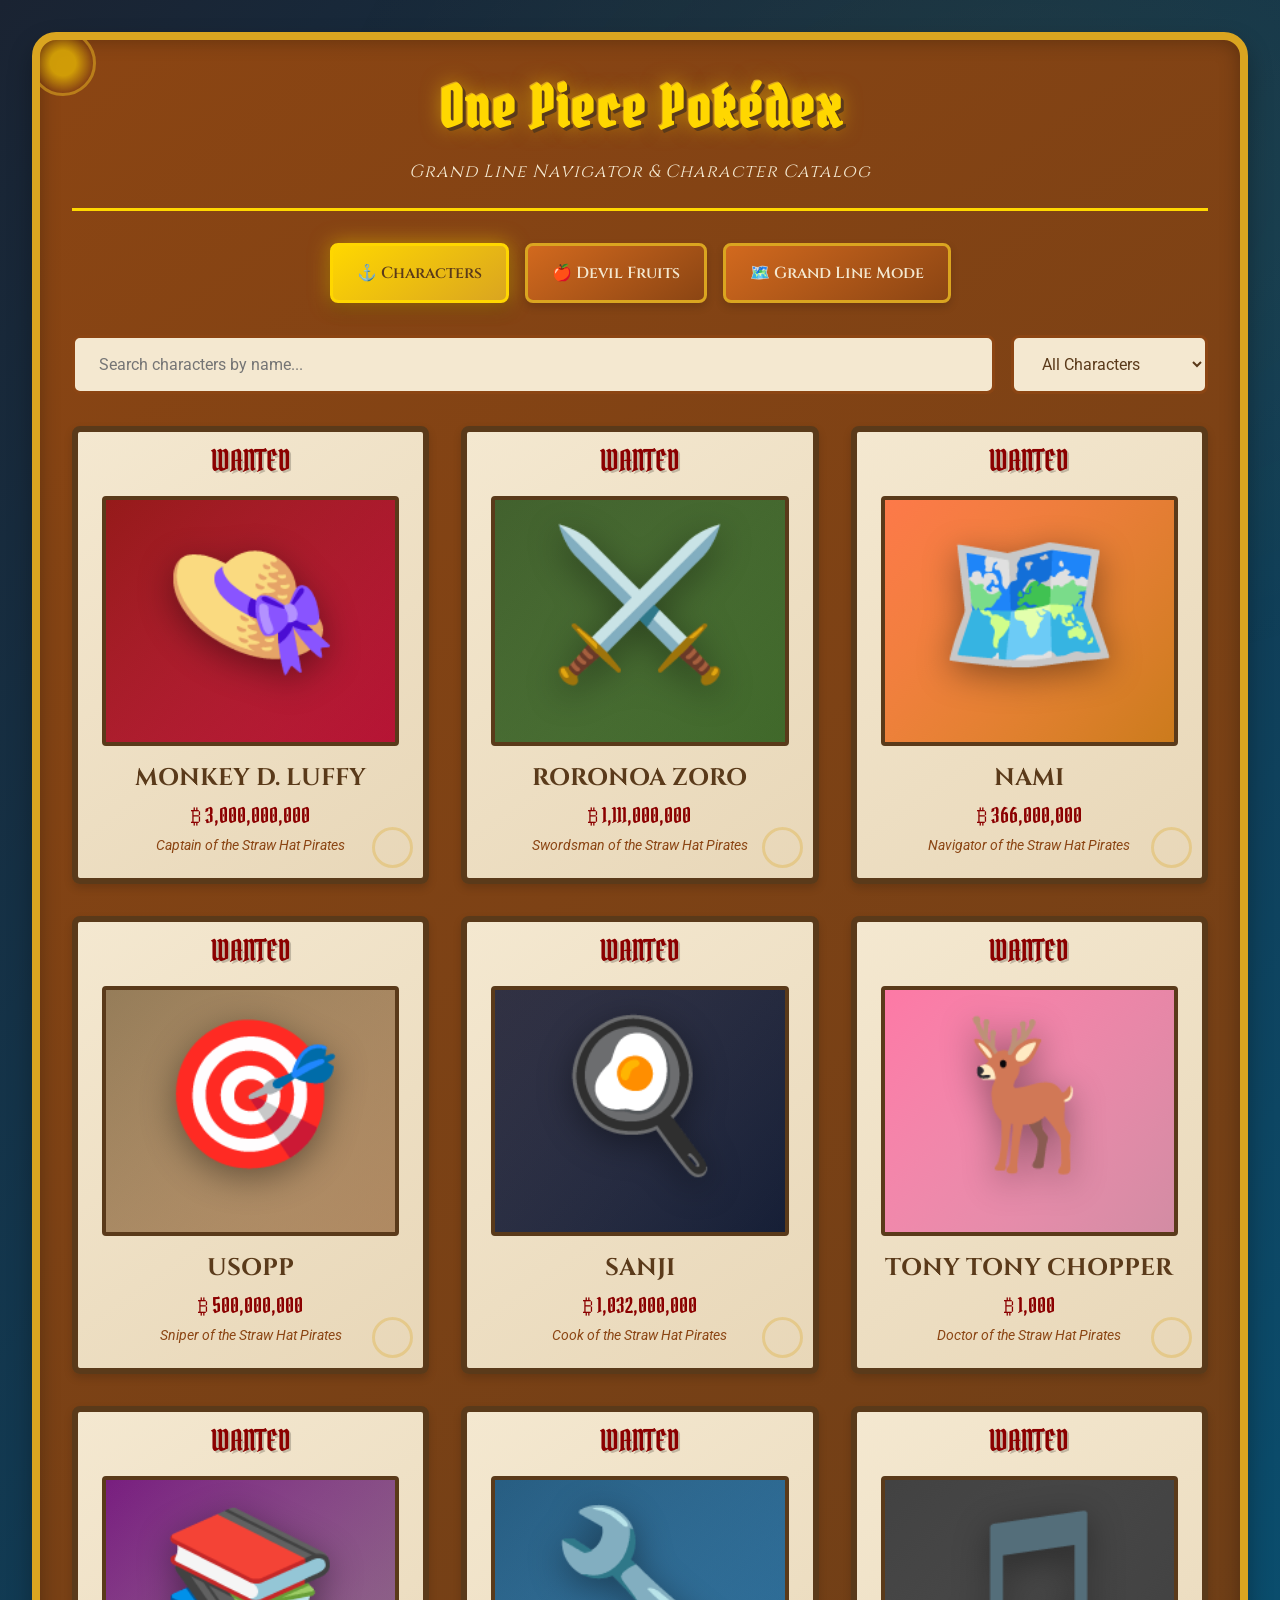
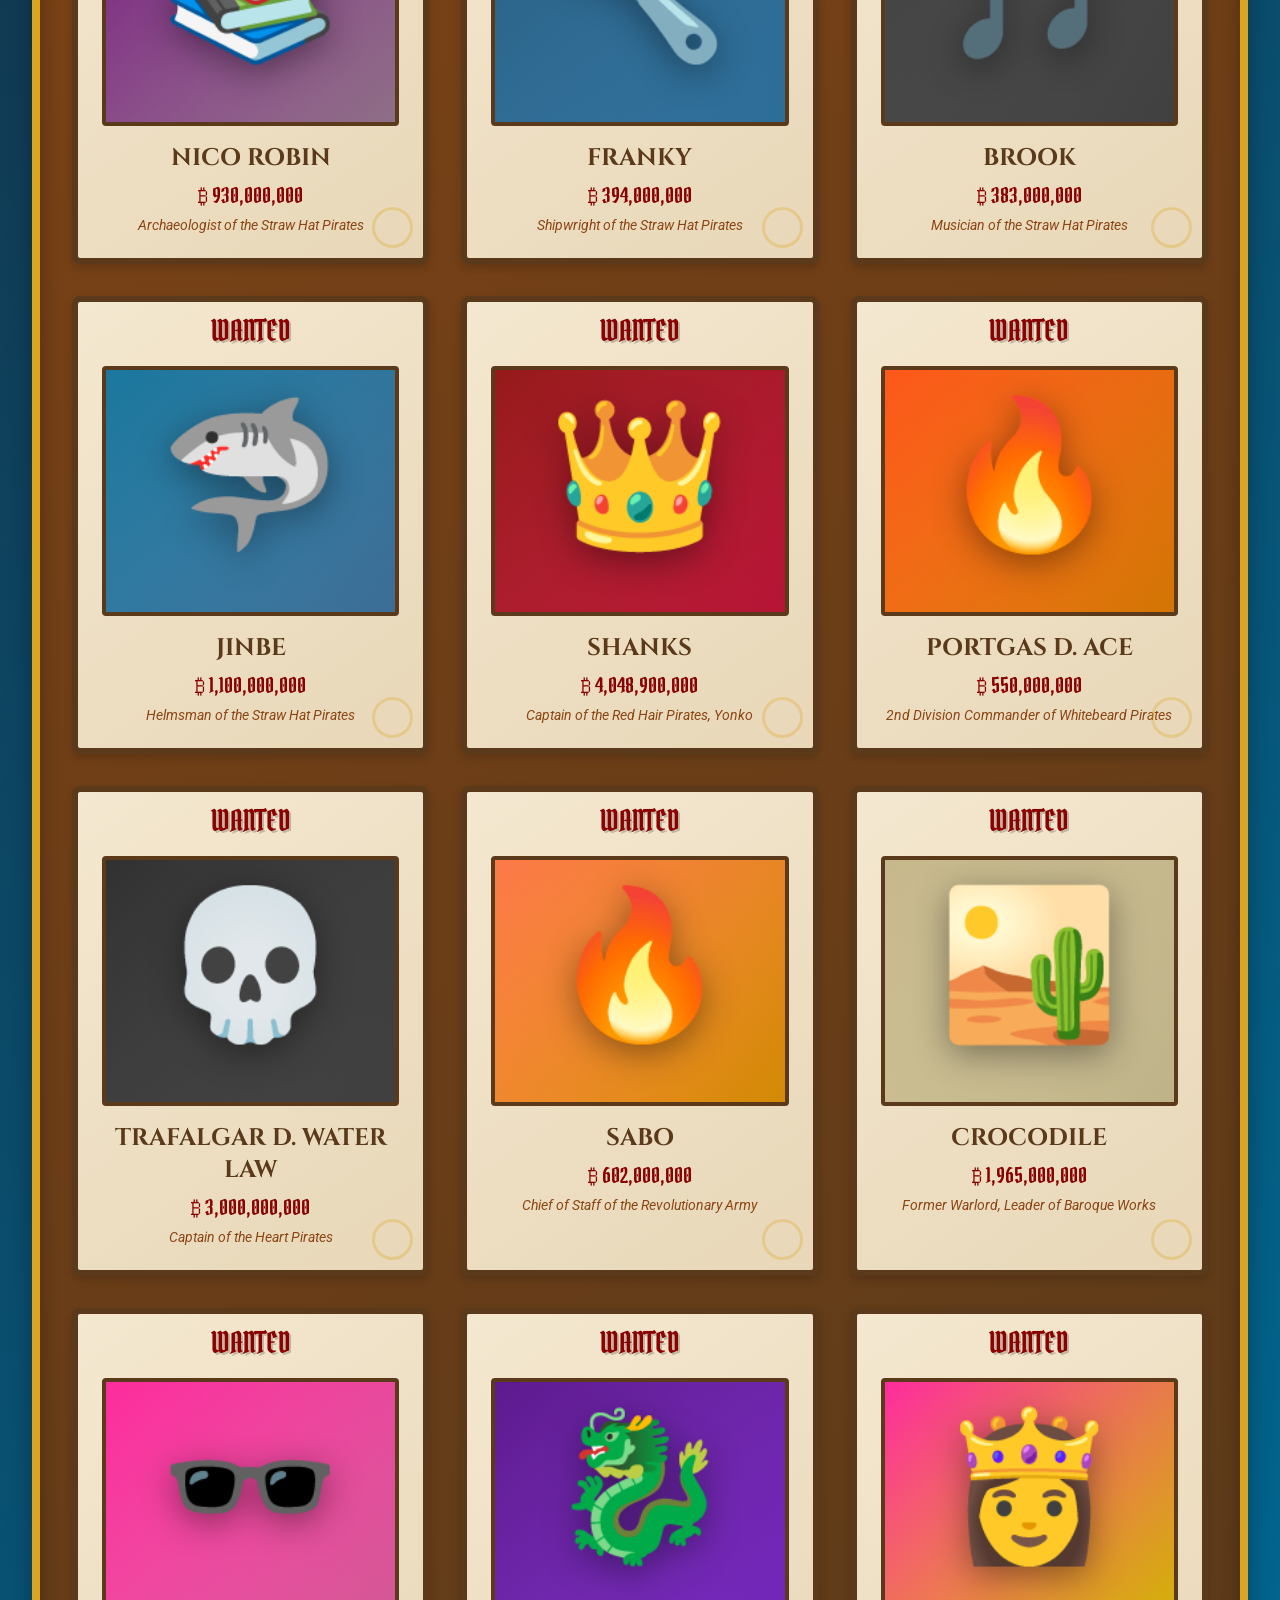
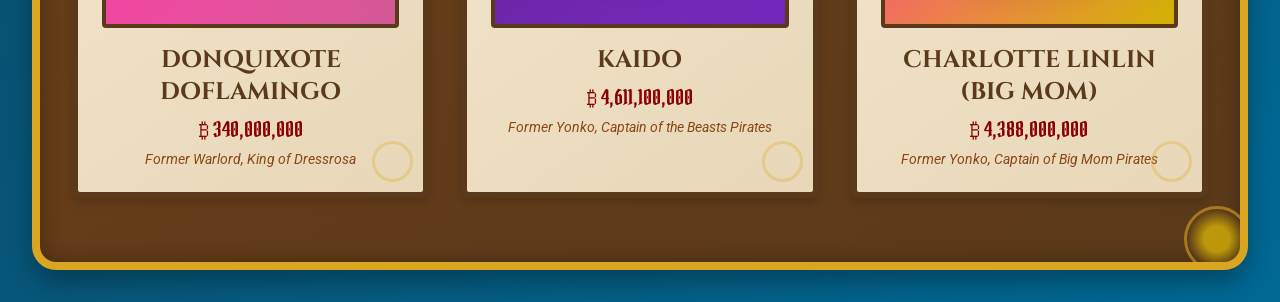
<file: index.html>
<!DOCTYPE html>
<html lang="es">
<head>
  <meta charset="UTF-8">
  <meta name="viewport" content="width=device-width, initial-scale=1.0">
  <meta name="description" content="One Piece Pokédex - A comprehensive catalog of characters and Devil Fruits from the One Piece universe">
  <title>One Piece Pokédex - Grand Line Navigator</title>
  <link rel="stylesheet" href="styles.css">
</head>
<body>
  <div class="app-container">
    <!-- Main Pokédex Device -->
    <div class="pokedex-device">
      <!-- Header -->
      <header class="pokedex-header">
        <h1 class="pokedex-title">One Piece Pokédex</h1>
        <p class="pokedex-subtitle">Grand Line Navigator & Character Catalog</p>
      </header>

      <!-- Navigation Tabs -->
      <nav class="nav-tabs">
        <button class="nav-tab active" data-view="characters">
          ⚓ Characters
        </button>
        <button class="nav-tab" data-view="devil-fruits">
          🍎 Devil Fruits
        </button>
        <button class="nav-tab" data-view="grand-line">
          🗺️ Grand Line Mode
        </button>
      </nav>

      <!-- Characters View -->
      <div id="characters-view" class="view-container">
        <!-- Search and Filters -->
        <div class="search-container">
          <input 
            type="text" 
            id="character-search" 
            class="search-input" 
            placeholder="Search characters by name..."
          >
          <select id="character-filter" class="filter-select">
            <option value="all">All Characters</option>
            <option value="Straw Hat">Straw Hat Pirates</option>
            <option value="Ally">Allies</option>
            <option value="Villain">Villains</option>
          </select>
        </div>

        <!-- Character Grid -->
        <div id="character-grid" class="character-grid">
          <!-- Characters will be dynamically loaded here -->
        </div>
      </div>

      <!-- Devil Fruits View -->
      <div id="devil-fruits-view" class="view-container hidden">
        <!-- Search and Filters -->
        <div class="search-container">
          <input 
            type="text" 
            id="fruit-search" 
            class="search-input" 
            placeholder="Search Devil Fruits..."
          >
          <select id="fruit-filter" class="filter-select">
            <option value="all">All Types</option>
            <option value="Paramecia">Paramecia</option>
            <option value="Zoan">Zoan</option>
            <option value="Logia">Logia</option>
            <option value="Mythical Zoan">Mythical Zoan</option>
          </select>
        </div>

        <!-- Devil Fruits Grid -->
        <div id="fruit-grid" class="character-grid">
          <!-- Devil Fruits will be dynamically loaded here -->
        </div>
      </div>

      <!-- Grand Line Mode View -->
      <div id="grand-line-view" class="view-container hidden">
        <div class="text-center mb-lg">
          <h2 class="modal-title" style="color: var(--color-gold); margin-bottom: var(--spacing-md);">
            Grand Line Mode
          </h2>
          <p class="pokedex-subtitle" style="margin-bottom: var(--spacing-lg);">
            Select an island to change the background theme
          </p>
        </div>

        <!-- Island Selector -->
        <div class="island-selector">
          <button class="island-btn active" data-island="default">
            🌊 Open Sea
          </button>
          <button class="island-btn" data-island="alabasta">
            🏜️ Alabasta
          </button>
          <button class="island-btn" data-island="water7">
            🏗️ Water 7
          </button>
          <button class="island-btn" data-island="skypiea">
            ☁️ Skypiea
          </button>
          <button class="island-btn" data-island="dressrosa">
            🏛️ Dressrosa
          </button>
          <button class="island-btn" data-island="wano">
            ⛩️ Wano
          </button>
        </div>

        <!-- Island Information -->
        <div id="island-info" class="detail-section" style="background: rgba(0,0,0,0.3); padding: var(--spacing-lg); border-radius: var(--radius-lg); margin-top: var(--spacing-lg);">
          <h3 class="detail-label" style="color: var(--color-gold);">Open Sea</h3>
          <p class="detail-text" style="color: var(--color-parchment);">
            The vast ocean of the Grand Line, where countless adventures await. Navigate through treacherous waters and discover new islands!
          </p>
        </div>

        <!-- Show all characters in Grand Line Mode -->
        <div style="margin-top: var(--spacing-xl);">
          <h3 class="detail-label text-center mb-md" style="color: var(--color-gold);">
            All Characters
          </h3>
          <div id="grand-line-grid" class="character-grid">
            <!-- Characters will be displayed here -->
          </div>
        </div>
      </div>
    </div>
  </div>

  <!-- Modal for Character/Fruit Details -->
  <div id="detail-modal" class="modal">
    <div class="modal-content">
      <button class="modal-close" id="modal-close">×</button>
      <div id="modal-body">
        <!-- Content will be dynamically loaded -->
      </div>
    </div>
  </div>

  <script src="app.js"></script>
</body>
</html>
</file>
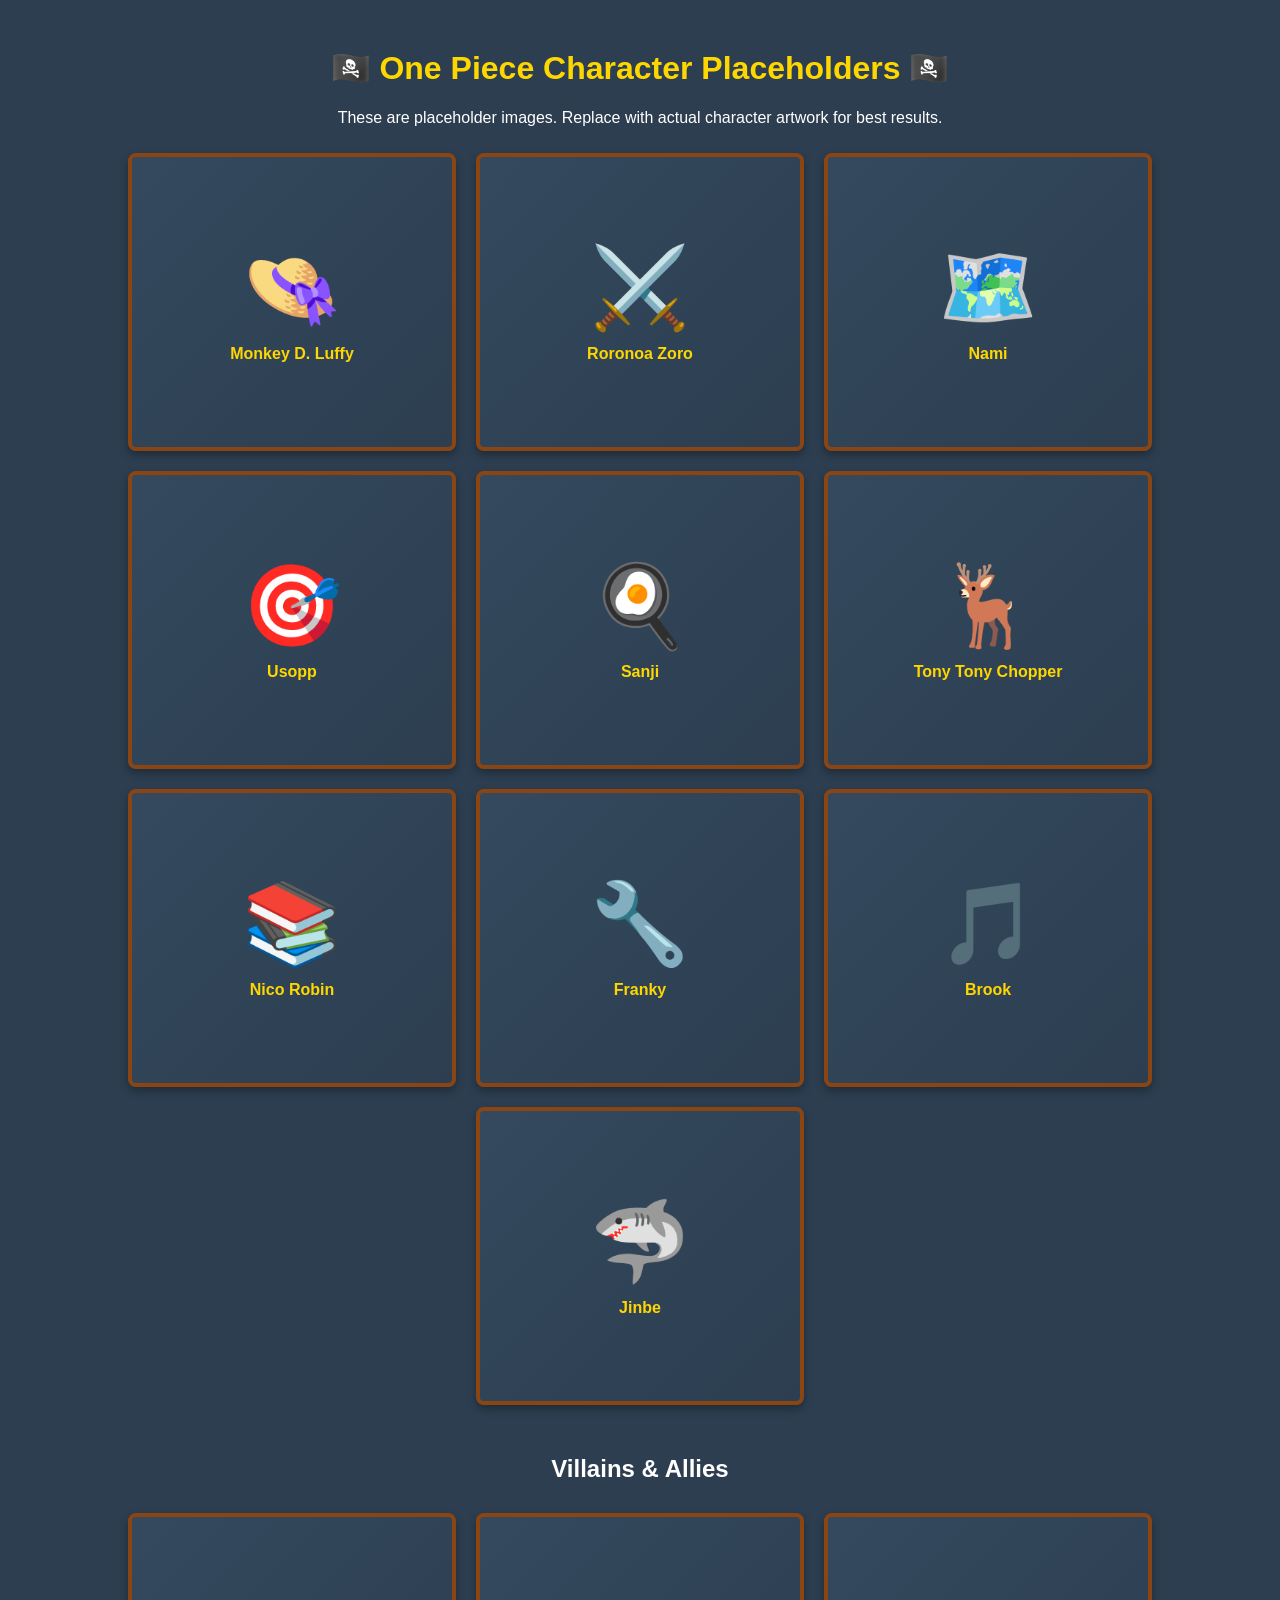
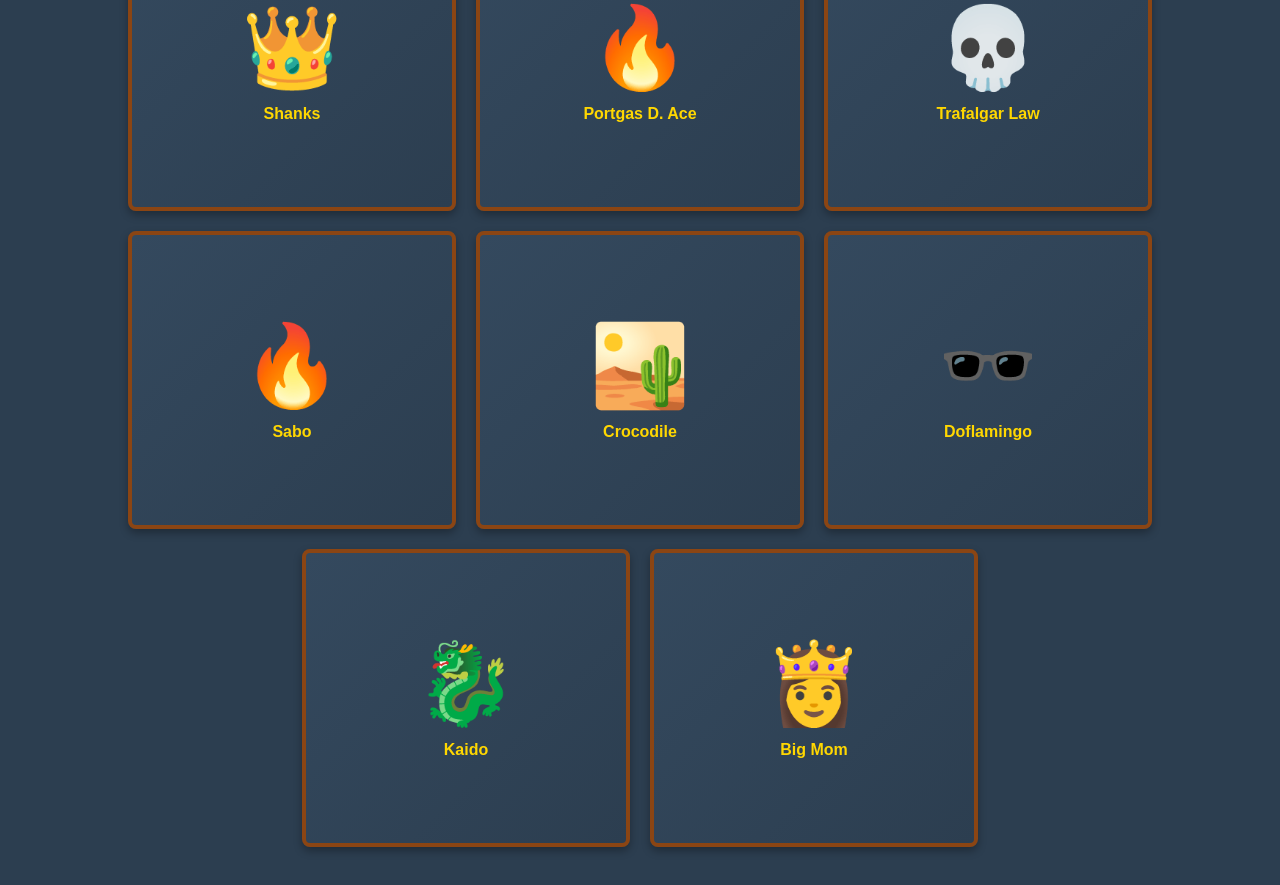
<file: assets/placeholders.html>
<!DOCTYPE html>
<html lang="en">

<head>
    <meta charset="UTF-8">
    <meta name="viewport" content="width=device-width, initial-scale=1.0">
    <title>Character Placeholder Generator</title>
    <style>
        body {
            font-family: Arial, sans-serif;
            padding: 20px;
            background: #2c3e50;
            color: white;
        }

        .placeholder {
            width: 280px;
            height: 250px;
            margin: 10px;
            display: inline-block;
            background: linear-gradient(135deg, #34495e, #2c3e50);
            border: 4px solid #8B4513;
            border-radius: 8px;
            display: flex;
            align-items: center;
            justify-content: center;
            font-size: 18px;
            font-weight: bold;
            text-align: center;
            padding: 20px;
            box-shadow: 0 4px 8px rgba(0, 0, 0, 0.3);
        }

        h1 {
            color: #FFD700;
            text-align: center;
        }

        .container {
            display: flex;
            flex-wrap: wrap;
            justify-content: center;
        }

        .emoji {
            font-size: 80px;
            margin-bottom: 10px;
        }

        .name {
            font-size: 16px;
            color: #FFD700;
        }
    </style>
</head>

<body>
    <h1>🏴‍☠️ One Piece Character Placeholders 🏴‍☠️</h1>
    <p style="text-align: center;">These are placeholder images. Replace with actual character artwork for best results.
    </p>

    <div class="container">
        <div class="placeholder">
            <div>
                <div class="emoji">👒</div>
                <div class="name">Monkey D. Luffy</div>
            </div>
        </div>
        <div class="placeholder">
            <div>
                <div class="emoji">⚔️</div>
                <div class="name">Roronoa Zoro</div>
            </div>
        </div>
        <div class="placeholder">
            <div>
                <div class="emoji">🗺️</div>
                <div class="name">Nami</div>
            </div>
        </div>
        <div class="placeholder">
            <div>
                <div class="emoji">🎯</div>
                <div class="name">Usopp</div>
            </div>
        </div>
        <div class="placeholder">
            <div>
                <div class="emoji">🍳</div>
                <div class="name">Sanji</div>
            </div>
        </div>
        <div class="placeholder">
            <div>
                <div class="emoji">🦌</div>
                <div class="name">Tony Tony Chopper</div>
            </div>
        </div>
        <div class="placeholder">
            <div>
                <div class="emoji">📚</div>
                <div class="name">Nico Robin</div>
            </div>
        </div>
        <div class="placeholder">
            <div>
                <div class="emoji">🔧</div>
                <div class="name">Franky</div>
            </div>
        </div>
        <div class="placeholder">
            <div>
                <div class="emoji">🎵</div>
                <div class="name">Brook</div>
            </div>
        </div>
        <div class="placeholder">
            <div>
                <div class="emoji">🦈</div>
                <div class="name">Jinbe</div>
            </div>
        </div>
    </div>

    <h2 style="text-align: center; margin-top: 40px;">Villains & Allies</h2>
    <div class="container">
        <div class="placeholder">
            <div>
                <div class="emoji">👑</div>
                <div class="name">Shanks</div>
            </div>
        </div>
        <div class="placeholder">
            <div>
                <div class="emoji">🔥</div>
                <div class="name">Portgas D. Ace</div>
            </div>
        </div>
        <div class="placeholder">
            <div>
                <div class="emoji">💀</div>
                <div class="name">Trafalgar Law</div>
            </div>
        </div>
        <div class="placeholder">
            <div>
                <div class="emoji">🔥</div>
                <div class="name">Sabo</div>
            </div>
        </div>
        <div class="placeholder">
            <div>
                <div class="emoji">🏜️</div>
                <div class="name">Crocodile</div>
            </div>
        </div>
        <div class="placeholder">
            <div>
                <div class="emoji">🕶️</div>
                <div class="name">Doflamingo</div>
            </div>
        </div>
        <div class="placeholder">
            <div>
                <div class="emoji">🐉</div>
                <div class="name">Kaido</div>
            </div>
        </div>
        <div class="placeholder">
            <div>
                <div class="emoji">👸</div>
                <div class="name">Big Mom</div>
            </div>
        </div>
    </div>
</body>

</html>
</file>
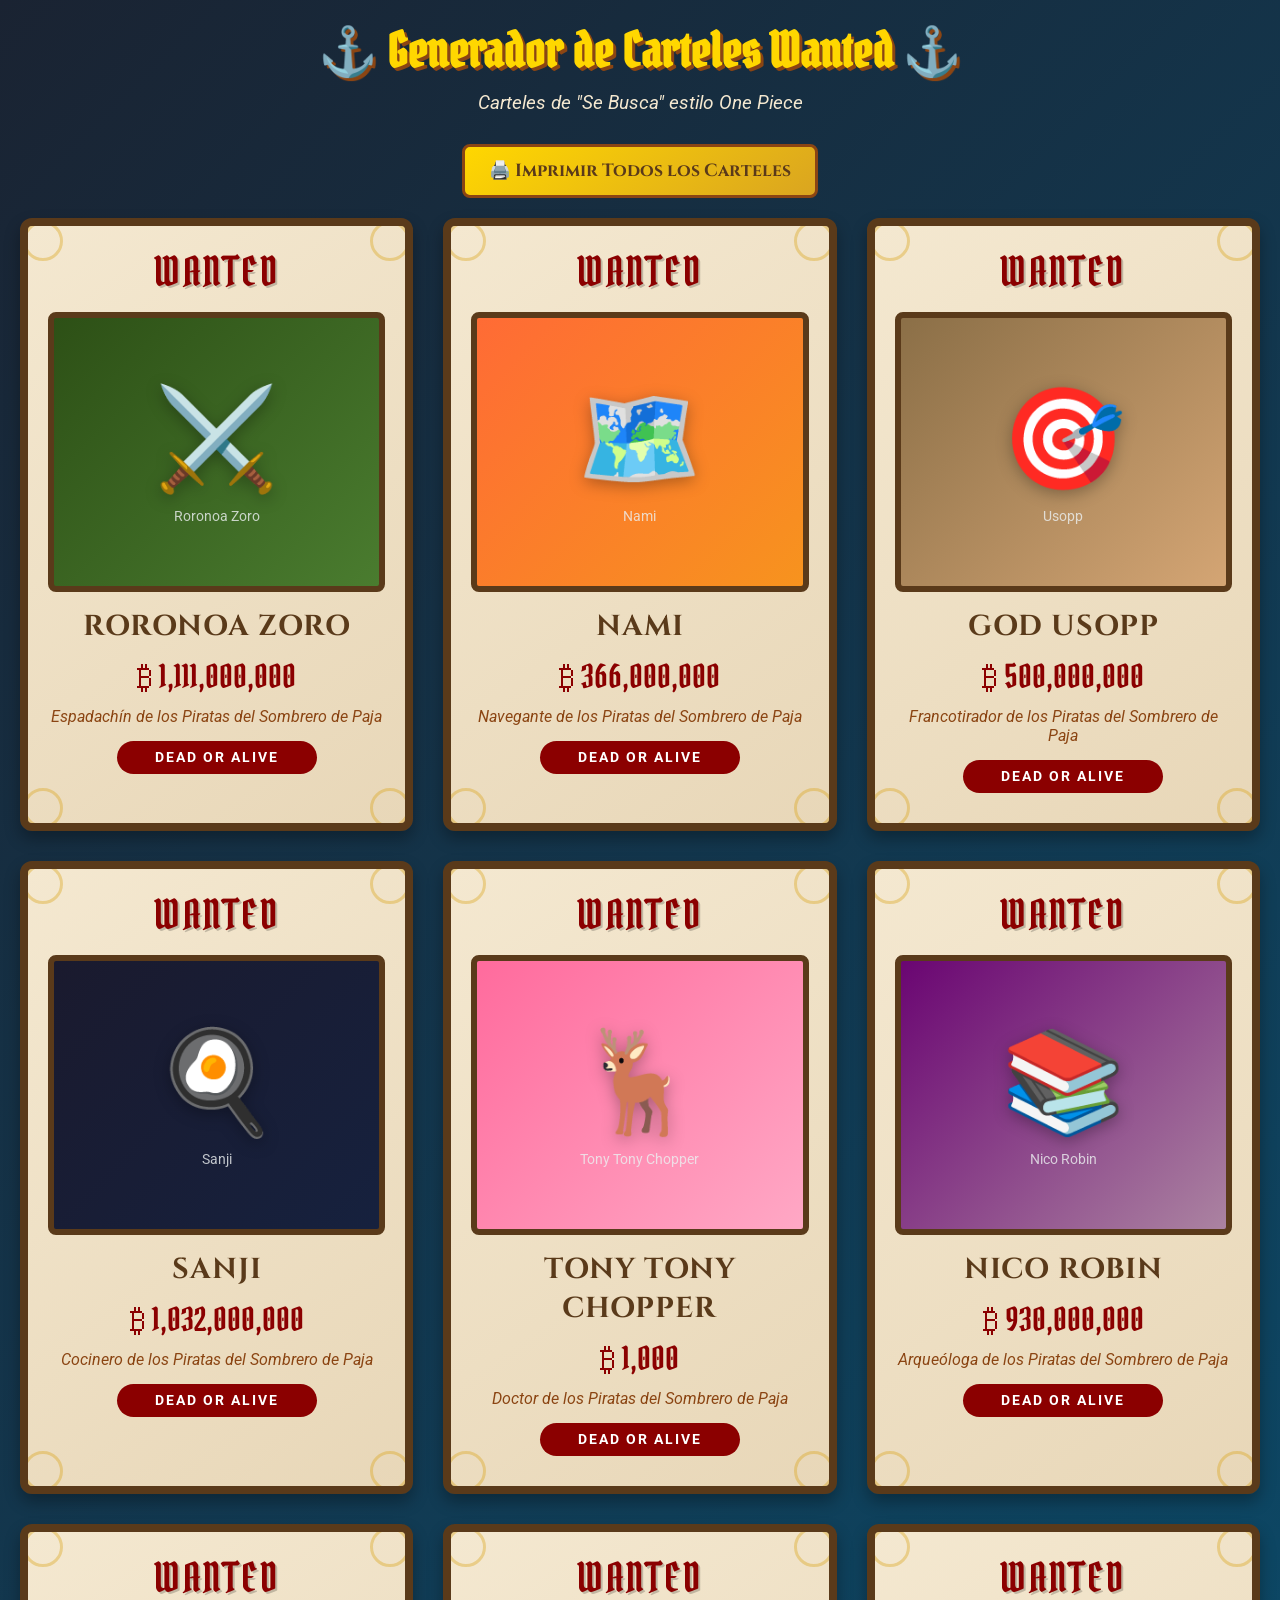
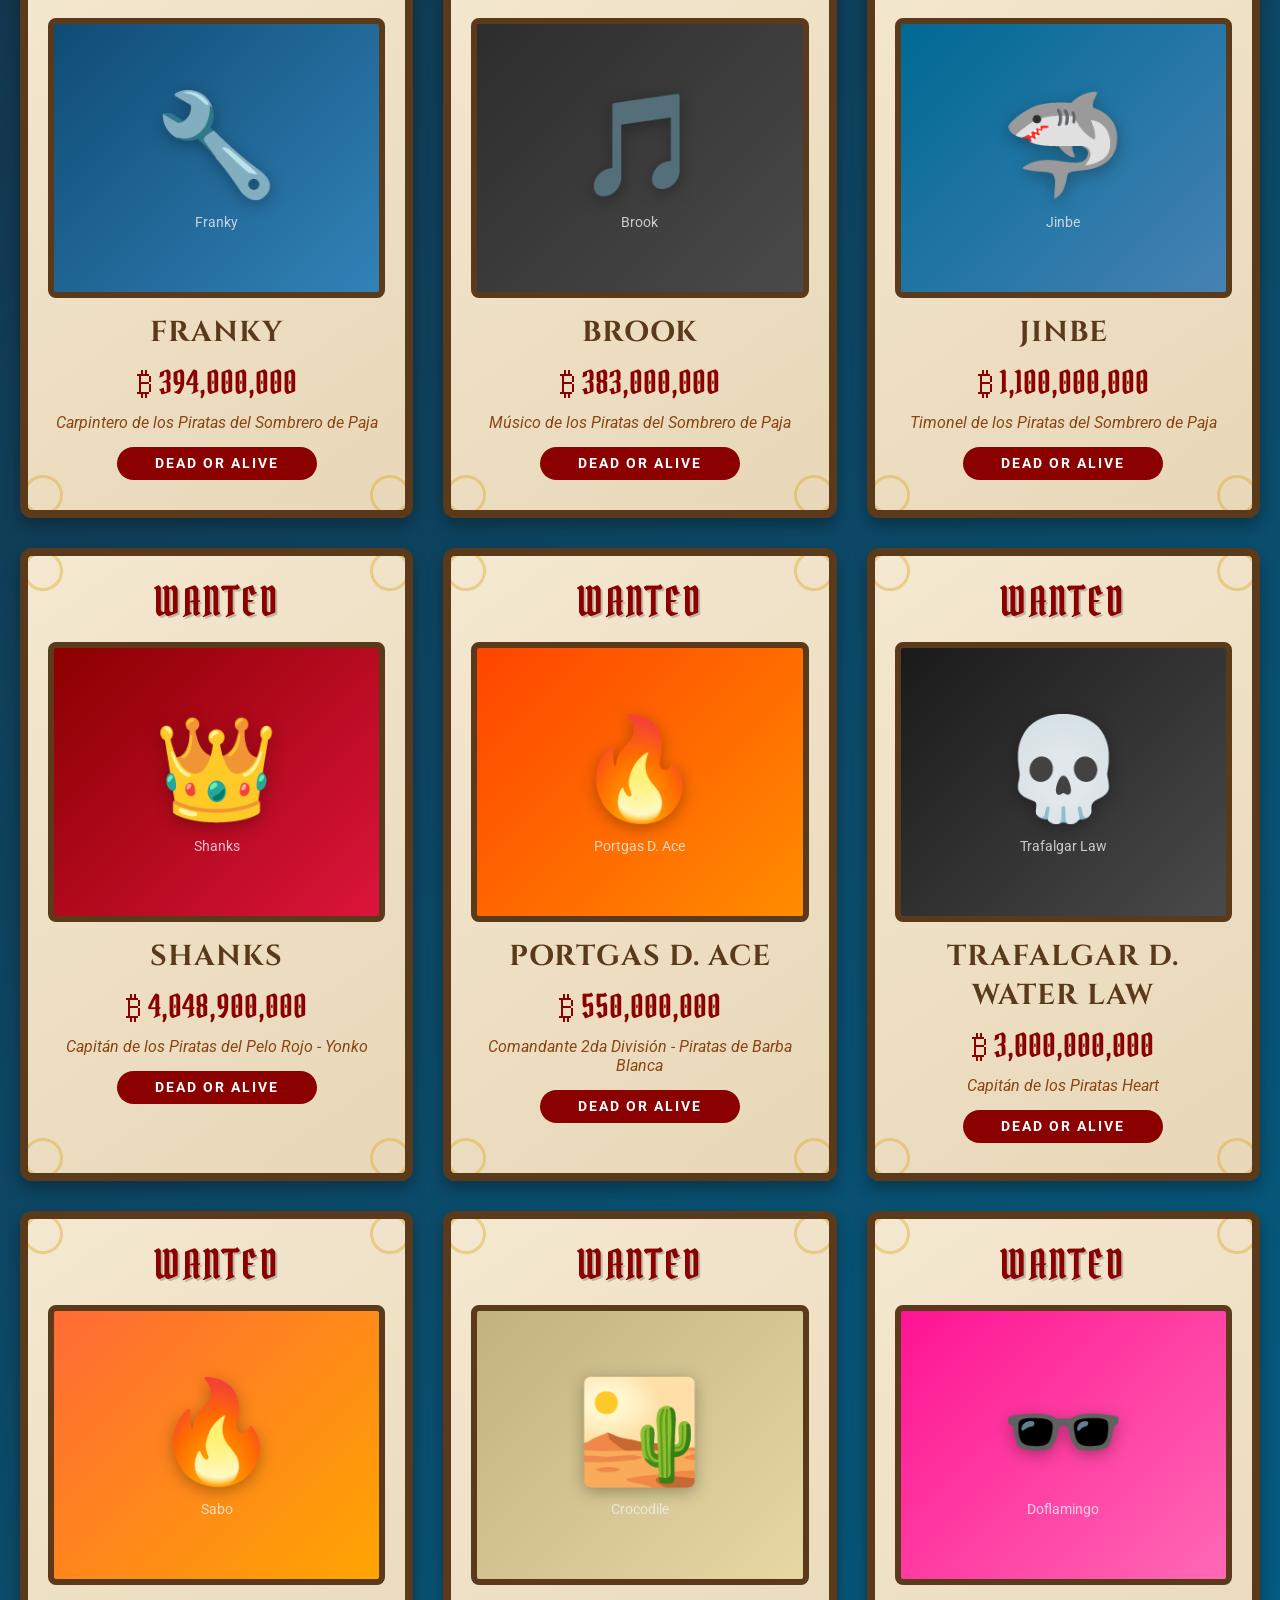
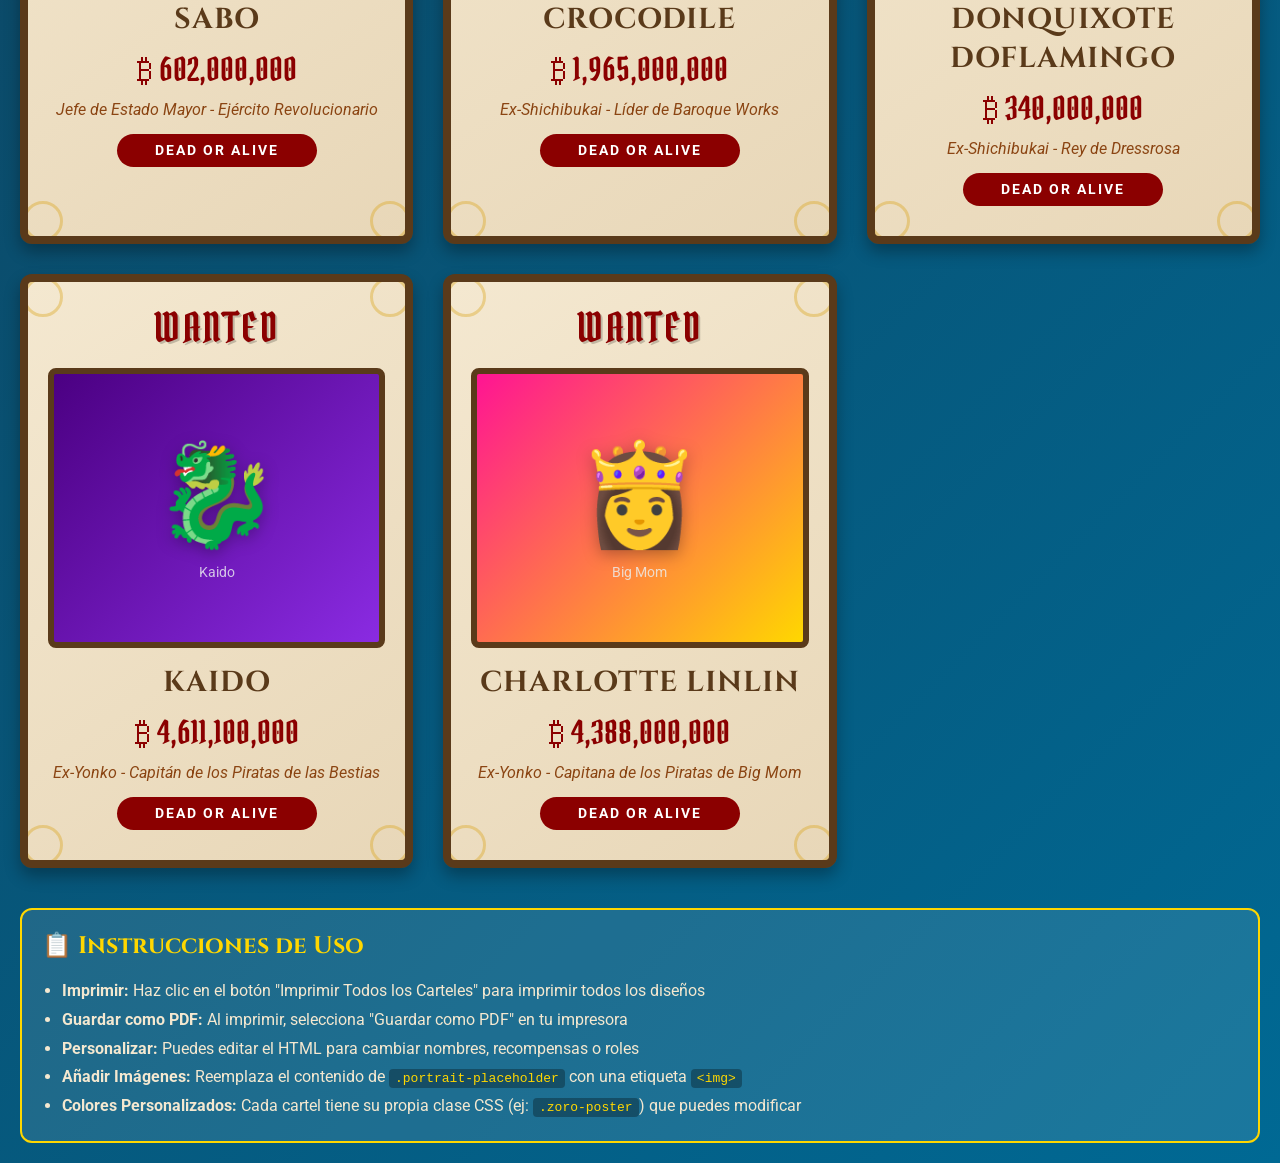
<file: assets/wanted-poster-generator.html>
<!DOCTYPE html>
<html lang="es">

<head>
    <meta charset="UTF-8">
    <meta name="viewport" content="width=device-width, initial-scale=1.0">
    <title>Generador de Carteles Wanted - One Piece</title>
    <link
        href="https://fonts.googleapis.com/css2?family=Pirata+One&family=Cinzel:wght@700&family=Roboto:wght@400;700&display=swap"
        rel="stylesheet">
    <style>
        * {
            margin: 0;
            padding: 0;
            box-sizing: border-box;
        }

        body {
            font-family: 'Roboto', sans-serif;
            background: linear-gradient(135deg, #1a2332 0%, #006994 100%);
            padding: 20px;
            min-height: 100vh;
        }

        .container {
            max-width: 1400px;
            margin: 0 auto;
        }

        h1 {
            font-family: 'Pirata One', cursive;
            color: #FFD700;
            text-align: center;
            font-size: 3rem;
            margin-bottom: 10px;
            text-shadow: 3px 3px 0 #8B4513;
        }

        .subtitle {
            text-align: center;
            color: #f4e8d0;
            font-size: 1.2rem;
            margin-bottom: 30px;
            font-style: italic;
        }

        .posters-grid {
            display: grid;
            grid-template-columns: repeat(auto-fit, minmax(320px, 1fr));
            gap: 30px;
            margin-bottom: 40px;
        }

        /* Wanted Poster Styles */
        .wanted-poster {
            background: linear-gradient(145deg, #f4e8d0, #e8d7b8);
            border: 8px solid #5a3a1a;
            border-radius: 12px;
            padding: 20px;
            box-shadow: 0 8px 16px rgba(0, 0, 0, 0.3);
            position: relative;
            overflow: hidden;
            transition: transform 0.3s ease;
        }

        .wanted-poster:hover {
            transform: translateY(-8px) rotate(1deg);
            box-shadow: 0 12px 24px rgba(0, 0, 0, 0.4);
        }

        /* Wanted Header */
        .wanted-header {
            font-family: 'Pirata One', cursive;
            font-size: 2.5rem;
            color: #8B0000;
            text-align: center;
            text-shadow: 2px 2px 0 rgba(0, 0, 0, 0.2);
            margin-bottom: 15px;
            letter-spacing: 3px;
        }

        /* Character Portrait Area */
        .portrait-container {
            width: 100%;
            height: 280px;
            border: 6px solid #5a3a1a;
            border-radius: 8px;
            margin-bottom: 15px;
            overflow: hidden;
            background: linear-gradient(135deg, #2c3e50, #34495e);
            display: flex;
            align-items: center;
            justify-content: center;
            position: relative;
        }

        .portrait-placeholder {
            text-align: center;
            color: #ecf0f1;
        }

        .portrait-emoji {
            font-size: 100px;
            margin-bottom: 10px;
            display: block;
            filter: drop-shadow(0 4px 8px rgba(0, 0, 0, 0.3));
        }

        .portrait-text {
            font-size: 14px;
            opacity: 0.8;
        }

        /* Character Name */
        .character-name {
            font-family: 'Cinzel', serif;
            font-size: 1.8rem;
            font-weight: 700;
            color: #5a3a1a;
            text-align: center;
            margin-bottom: 10px;
            text-transform: uppercase;
            letter-spacing: 1px;
        }

        /* Bounty Amount */
        .bounty-amount {
            font-family: 'Pirata One', cursive;
            font-size: 2rem;
            color: #8B0000;
            text-align: center;
            margin-bottom: 10px;
        }

        /* Role/Title */
        .character-role {
            font-family: 'Roboto', sans-serif;
            font-size: 1rem;
            color: #8B4513;
            text-align: center;
            font-style: italic;
            margin-bottom: 15px;
        }

        /* Dead or Alive Badge */
        .status-badge {
            background: #8B0000;
            color: white;
            padding: 8px 16px;
            border-radius: 20px;
            font-weight: bold;
            text-align: center;
            margin: 10px auto;
            max-width: 200px;
            font-size: 0.9rem;
            letter-spacing: 2px;
        }

        /* Decorative Elements */
        .poster-decoration {
            position: absolute;
            width: 40px;
            height: 40px;
            border: 3px solid #DAA520;
            border-radius: 50%;
            opacity: 0.4;
        }

        .decoration-tl {
            top: -5px;
            left: -5px;
        }

        .decoration-tr {
            top: -5px;
            right: -5px;
        }

        .decoration-bl {
            bottom: -5px;
            left: -5px;
        }

        .decoration-br {
            bottom: -5px;
            right: -5px;
        }

        /* Character Specific Styles */
        .zoro-poster .portrait-container {
            background: linear-gradient(135deg, #2d5016, #4a7c2f);
        }

        .nami-poster .portrait-container {
            background: linear-gradient(135deg, #ff6b35, #f7931e);
        }

        .usopp-poster .portrait-container {
            background: linear-gradient(135deg, #8b6f47, #d4a574);
        }

        .sanji-poster .portrait-container {
            background: linear-gradient(135deg, #1a1a2e, #16213e);
        }

        .chopper-poster .portrait-container {
            background: linear-gradient(135deg, #ff6b9d, #ffa8c5);
        }

        .robin-poster .portrait-container {
            background: linear-gradient(135deg, #6a0572, #ab83a1);
        }

        .franky-poster .portrait-container {
            background: linear-gradient(135deg, #0f4c75, #3282b8);
        }

        .brook-poster .portrait-container {
            background: linear-gradient(135deg, #2d2d2d, #4a4a4a);
        }

        .jinbe-poster .portrait-container {
            background: linear-gradient(135deg, #006994, #4682B4);
        }

        .shanks-poster .portrait-container {
            background: linear-gradient(135deg, #8B0000, #DC143C);
        }

        .ace-poster .portrait-container {
            background: linear-gradient(135deg, #ff4500, #ff8c00);
        }

        .law-poster .portrait-container {
            background: linear-gradient(135deg, #1a1a1a, #4a4a4a);
        }

        .sabo-poster .portrait-container {
            background: linear-gradient(135deg, #ff6b35, #ffa500);
        }

        .crocodile-poster .portrait-container {
            background: linear-gradient(135deg, #c2b280, #e6d7a3);
        }

        .doflamingo-poster .portrait-container {
            background: linear-gradient(135deg, #ff1493, #ff69b4);
        }

        .kaido-poster .portrait-container {
            background: linear-gradient(135deg, #4b0082, #8a2be2);
        }

        .bigmom-poster .portrait-container {
            background: linear-gradient(135deg, #ff1493, #ffd700);
        }

        /* Instructions */
        .instructions {
            background: rgba(255, 255, 255, 0.1);
            border: 2px solid #FFD700;
            border-radius: 12px;
            padding: 20px;
            margin-top: 30px;
            color: #f4e8d0;
        }

        .instructions h2 {
            font-family: 'Cinzel', serif;
            color: #FFD700;
            margin-bottom: 15px;
        }

        .instructions ul {
            margin-left: 20px;
            line-height: 1.8;
        }

        .instructions code {
            background: rgba(0, 0, 0, 0.3);
            padding: 2px 6px;
            border-radius: 4px;
            color: #FFD700;
        }

        /* Print Button */
        .print-button {
            background: linear-gradient(145deg, #FFD700, #DAA520);
            border: 3px solid #8B4513;
            color: #5a3a1a;
            padding: 12px 24px;
            font-size: 1.1rem;
            font-weight: bold;
            border-radius: 8px;
            cursor: pointer;
            margin: 20px auto;
            display: block;
            transition: all 0.3s ease;
            font-family: 'Cinzel', serif;
        }

        .print-button:hover {
            transform: translateY(-3px);
            box-shadow: 0 6px 12px rgba(0, 0, 0, 0.3);
        }

        @media print {
            body {
                background: white;
            }

            .instructions,
            .print-button,
            h1,
            .subtitle {
                display: none;
            }

            .wanted-poster {
                page-break-inside: avoid;
                break-inside: avoid;
            }
        }
    </style>
</head>

<body>
    <div class="container">
        <h1>⚓ Generador de Carteles Wanted ⚓</h1>
        <p class="subtitle">Carteles de "Se Busca" estilo One Piece</p>

        <button class="print-button" onclick="window.print()">🖨️ Imprimir Todos los Carteles</button>

        <div class="posters-grid">
            <!-- Roronoa Zoro -->
            <div class="wanted-poster zoro-poster">
                <div class="poster-decoration decoration-tl"></div>
                <div class="poster-decoration decoration-tr"></div>
                <div class="poster-decoration decoration-bl"></div>
                <div class="poster-decoration decoration-br"></div>

                <div class="wanted-header">WANTED</div>
                <div class="portrait-container">
                    <div class="portrait-placeholder">
                        <span class="portrait-emoji">⚔️</span>
                        <div class="portrait-text">Roronoa Zoro</div>
                    </div>
                </div>
                <div class="character-name">Roronoa Zoro</div>
                <div class="bounty-amount">₿ 1,111,000,000</div>
                <div class="character-role">Espadachín de los Piratas del Sombrero de Paja</div>
                <div class="status-badge">DEAD OR ALIVE</div>
            </div>

            <!-- Nami -->
            <div class="wanted-poster nami-poster">
                <div class="poster-decoration decoration-tl"></div>
                <div class="poster-decoration decoration-tr"></div>
                <div class="poster-decoration decoration-bl"></div>
                <div class="poster-decoration decoration-br"></div>

                <div class="wanted-header">WANTED</div>
                <div class="portrait-container">
                    <div class="portrait-placeholder">
                        <span class="portrait-emoji">🗺️</span>
                        <div class="portrait-text">Nami</div>
                    </div>
                </div>
                <div class="character-name">Nami</div>
                <div class="bounty-amount">₿ 366,000,000</div>
                <div class="character-role">Navegante de los Piratas del Sombrero de Paja</div>
                <div class="status-badge">DEAD OR ALIVE</div>
            </div>

            <!-- Usopp -->
            <div class="wanted-poster usopp-poster">
                <div class="poster-decoration decoration-tl"></div>
                <div class="poster-decoration decoration-tr"></div>
                <div class="poster-decoration decoration-bl"></div>
                <div class="poster-decoration decoration-br"></div>

                <div class="wanted-header">WANTED</div>
                <div class="portrait-container">
                    <div class="portrait-placeholder">
                        <span class="portrait-emoji">🎯</span>
                        <div class="portrait-text">Usopp</div>
                    </div>
                </div>
                <div class="character-name">God Usopp</div>
                <div class="bounty-amount">₿ 500,000,000</div>
                <div class="character-role">Francotirador de los Piratas del Sombrero de Paja</div>
                <div class="status-badge">DEAD OR ALIVE</div>
            </div>

            <!-- Sanji -->
            <div class="wanted-poster sanji-poster">
                <div class="poster-decoration decoration-tl"></div>
                <div class="poster-decoration decoration-tr"></div>
                <div class="poster-decoration decoration-bl"></div>
                <div class="poster-decoration decoration-br"></div>

                <div class="wanted-header">WANTED</div>
                <div class="portrait-container">
                    <div class="portrait-placeholder">
                        <span class="portrait-emoji">🍳</span>
                        <div class="portrait-text">Sanji</div>
                    </div>
                </div>
                <div class="character-name">Sanji</div>
                <div class="bounty-amount">₿ 1,032,000,000</div>
                <div class="character-role">Cocinero de los Piratas del Sombrero de Paja</div>
                <div class="status-badge">DEAD OR ALIVE</div>
            </div>

            <!-- Tony Tony Chopper -->
            <div class="wanted-poster chopper-poster">
                <div class="poster-decoration decoration-tl"></div>
                <div class="poster-decoration decoration-tr"></div>
                <div class="poster-decoration decoration-bl"></div>
                <div class="poster-decoration decoration-br"></div>

                <div class="wanted-header">WANTED</div>
                <div class="portrait-container">
                    <div class="portrait-placeholder">
                        <span class="portrait-emoji">🦌</span>
                        <div class="portrait-text">Tony Tony Chopper</div>
                    </div>
                </div>
                <div class="character-name">Tony Tony Chopper</div>
                <div class="bounty-amount">₿ 1,000</div>
                <div class="character-role">Doctor de los Piratas del Sombrero de Paja</div>
                <div class="status-badge">DEAD OR ALIVE</div>
            </div>

            <!-- Nico Robin -->
            <div class="wanted-poster robin-poster">
                <div class="poster-decoration decoration-tl"></div>
                <div class="poster-decoration decoration-tr"></div>
                <div class="poster-decoration decoration-bl"></div>
                <div class="poster-decoration decoration-br"></div>

                <div class="wanted-header">WANTED</div>
                <div class="portrait-container">
                    <div class="portrait-placeholder">
                        <span class="portrait-emoji">📚</span>
                        <div class="portrait-text">Nico Robin</div>
                    </div>
                </div>
                <div class="character-name">Nico Robin</div>
                <div class="bounty-amount">₿ 930,000,000</div>
                <div class="character-role">Arqueóloga de los Piratas del Sombrero de Paja</div>
                <div class="status-badge">DEAD OR ALIVE</div>
            </div>

            <!-- Franky -->
            <div class="wanted-poster franky-poster">
                <div class="poster-decoration decoration-tl"></div>
                <div class="poster-decoration decoration-tr"></div>
                <div class="poster-decoration decoration-bl"></div>
                <div class="poster-decoration decoration-br"></div>

                <div class="wanted-header">WANTED</div>
                <div class="portrait-container">
                    <div class="portrait-placeholder">
                        <span class="portrait-emoji">🔧</span>
                        <div class="portrait-text">Franky</div>
                    </div>
                </div>
                <div class="character-name">Franky</div>
                <div class="bounty-amount">₿ 394,000,000</div>
                <div class="character-role">Carpintero de los Piratas del Sombrero de Paja</div>
                <div class="status-badge">DEAD OR ALIVE</div>
            </div>

            <!-- Brook -->
            <div class="wanted-poster brook-poster">
                <div class="poster-decoration decoration-tl"></div>
                <div class="poster-decoration decoration-tr"></div>
                <div class="poster-decoration decoration-bl"></div>
                <div class="poster-decoration decoration-br"></div>

                <div class="wanted-header">WANTED</div>
                <div class="portrait-container">
                    <div class="portrait-placeholder">
                        <span class="portrait-emoji">🎵</span>
                        <div class="portrait-text">Brook</div>
                    </div>
                </div>
                <div class="character-name">Brook</div>
                <div class="bounty-amount">₿ 383,000,000</div>
                <div class="character-role">Músico de los Piratas del Sombrero de Paja</div>
                <div class="status-badge">DEAD OR ALIVE</div>
            </div>

            <!-- Jinbe -->
            <div class="wanted-poster jinbe-poster">
                <div class="poster-decoration decoration-tl"></div>
                <div class="poster-decoration decoration-tr"></div>
                <div class="poster-decoration decoration-bl"></div>
                <div class="poster-decoration decoration-br"></div>

                <div class="wanted-header">WANTED</div>
                <div class="portrait-container">
                    <div class="portrait-placeholder">
                        <span class="portrait-emoji">🦈</span>
                        <div class="portrait-text">Jinbe</div>
                    </div>
                </div>
                <div class="character-name">Jinbe</div>
                <div class="bounty-amount">₿ 1,100,000,000</div>
                <div class="character-role">Timonel de los Piratas del Sombrero de Paja</div>
                <div class="status-badge">DEAD OR ALIVE</div>
            </div>

            <!-- Shanks -->
            <div class="wanted-poster shanks-poster">
                <div class="poster-decoration decoration-tl"></div>
                <div class="poster-decoration decoration-tr"></div>
                <div class="poster-decoration decoration-bl"></div>
                <div class="poster-decoration decoration-br"></div>

                <div class="wanted-header">WANTED</div>
                <div class="portrait-container">
                    <div class="portrait-placeholder">
                        <span class="portrait-emoji">👑</span>
                        <div class="portrait-text">Shanks</div>
                    </div>
                </div>
                <div class="character-name">Shanks</div>
                <div class="bounty-amount">₿ 4,048,900,000</div>
                <div class="character-role">Capitán de los Piratas del Pelo Rojo - Yonko</div>
                <div class="status-badge">DEAD OR ALIVE</div>
            </div>

            <!-- Portgas D. Ace -->
            <div class="wanted-poster ace-poster">
                <div class="poster-decoration decoration-tl"></div>
                <div class="poster-decoration decoration-tr"></div>
                <div class="poster-decoration decoration-bl"></div>
                <div class="poster-decoration decoration-br"></div>

                <div class="wanted-header">WANTED</div>
                <div class="portrait-container">
                    <div class="portrait-placeholder">
                        <span class="portrait-emoji">🔥</span>
                        <div class="portrait-text">Portgas D. Ace</div>
                    </div>
                </div>
                <div class="character-name">Portgas D. Ace</div>
                <div class="bounty-amount">₿ 550,000,000</div>
                <div class="character-role">Comandante 2da División - Piratas de Barba Blanca</div>
                <div class="status-badge">DEAD OR ALIVE</div>
            </div>

            <!-- Trafalgar Law -->
            <div class="wanted-poster law-poster">
                <div class="poster-decoration decoration-tl"></div>
                <div class="poster-decoration decoration-tr"></div>
                <div class="poster-decoration decoration-bl"></div>
                <div class="poster-decoration decoration-br"></div>

                <div class="wanted-header">WANTED</div>
                <div class="portrait-container">
                    <div class="portrait-placeholder">
                        <span class="portrait-emoji">💀</span>
                        <div class="portrait-text">Trafalgar Law</div>
                    </div>
                </div>
                <div class="character-name">Trafalgar D. Water Law</div>
                <div class="bounty-amount">₿ 3,000,000,000</div>
                <div class="character-role">Capitán de los Piratas Heart</div>
                <div class="status-badge">DEAD OR ALIVE</div>
            </div>

            <!-- Sabo -->
            <div class="wanted-poster sabo-poster">
                <div class="poster-decoration decoration-tl"></div>
                <div class="poster-decoration decoration-tr"></div>
                <div class="poster-decoration decoration-bl"></div>
                <div class="poster-decoration decoration-br"></div>

                <div class="wanted-header">WANTED</div>
                <div class="portrait-container">
                    <div class="portrait-placeholder">
                        <span class="portrait-emoji">🔥</span>
                        <div class="portrait-text">Sabo</div>
                    </div>
                </div>
                <div class="character-name">Sabo</div>
                <div class="bounty-amount">₿ 602,000,000</div>
                <div class="character-role">Jefe de Estado Mayor - Ejército Revolucionario</div>
                <div class="status-badge">DEAD OR ALIVE</div>
            </div>

            <!-- Crocodile -->
            <div class="wanted-poster crocodile-poster">
                <div class="poster-decoration decoration-tl"></div>
                <div class="poster-decoration decoration-tr"></div>
                <div class="poster-decoration decoration-bl"></div>
                <div class="poster-decoration decoration-br"></div>

                <div class="wanted-header">WANTED</div>
                <div class="portrait-container">
                    <div class="portrait-placeholder">
                        <span class="portrait-emoji">🏜️</span>
                        <div class="portrait-text">Crocodile</div>
                    </div>
                </div>
                <div class="character-name">Crocodile</div>
                <div class="bounty-amount">₿ 1,965,000,000</div>
                <div class="character-role">Ex-Shichibukai - Líder de Baroque Works</div>
                <div class="status-badge">DEAD OR ALIVE</div>
            </div>

            <!-- Donquixote Doflamingo -->
            <div class="wanted-poster doflamingo-poster">
                <div class="poster-decoration decoration-tl"></div>
                <div class="poster-decoration decoration-tr"></div>
                <div class="poster-decoration decoration-bl"></div>
                <div class="poster-decoration decoration-br"></div>

                <div class="wanted-header">WANTED</div>
                <div class="portrait-container">
                    <div class="portrait-placeholder">
                        <span class="portrait-emoji">🕶️</span>
                        <div class="portrait-text">Doflamingo</div>
                    </div>
                </div>
                <div class="character-name">Donquixote Doflamingo</div>
                <div class="bounty-amount">₿ 340,000,000</div>
                <div class="character-role">Ex-Shichibukai - Rey de Dressrosa</div>
                <div class="status-badge">DEAD OR ALIVE</div>
            </div>

            <!-- Kaido -->
            <div class="wanted-poster kaido-poster">
                <div class="poster-decoration decoration-tl"></div>
                <div class="poster-decoration decoration-tr"></div>
                <div class="poster-decoration decoration-bl"></div>
                <div class="poster-decoration decoration-br"></div>

                <div class="wanted-header">WANTED</div>
                <div class="portrait-container">
                    <div class="portrait-placeholder">
                        <span class="portrait-emoji">🐉</span>
                        <div class="portrait-text">Kaido</div>
                    </div>
                </div>
                <div class="character-name">Kaido</div>
                <div class="bounty-amount">₿ 4,611,100,000</div>
                <div class="character-role">Ex-Yonko - Capitán de los Piratas de las Bestias</div>
                <div class="status-badge">DEAD OR ALIVE</div>
            </div>

            <!-- Big Mom -->
            <div class="wanted-poster bigmom-poster">
                <div class="poster-decoration decoration-tl"></div>
                <div class="poster-decoration decoration-tr"></div>
                <div class="poster-decoration decoration-bl"></div>
                <div class="poster-decoration decoration-br"></div>

                <div class="wanted-header">WANTED</div>
                <div class="portrait-container">
                    <div class="portrait-placeholder">
                        <span class="portrait-emoji">👸</span>
                        <div class="portrait-text">Big Mom</div>
                    </div>
                </div>
                <div class="character-name">Charlotte Linlin</div>
                <div class="bounty-amount">₿ 4,388,000,000</div>
                <div class="character-role">Ex-Yonko - Capitana de los Piratas de Big Mom</div>
                <div class="status-badge">DEAD OR ALIVE</div>
            </div>
        </div>

        <div class="instructions">
            <h2>📋 Instrucciones de Uso</h2>
            <ul>
                <li><strong>Imprimir:</strong> Haz clic en el botón "Imprimir Todos los Carteles" para imprimir todos
                    los diseños</li>
                <li><strong>Guardar como PDF:</strong> Al imprimir, selecciona "Guardar como PDF" en tu impresora</li>
                <li><strong>Personalizar:</strong> Puedes editar el HTML para cambiar nombres, recompensas o roles</li>
                <li><strong>Añadir Imágenes:</strong> Reemplaza el contenido de <code>.portrait-placeholder</code> con
                    una etiqueta <code>&lt;img&gt;</code></li>
                <li><strong>Colores Personalizados:</strong> Cada cartel tiene su propia clase CSS (ej:
                    <code>.zoro-poster</code>) que puedes modificar</li>
            </ul>
        </div>
    </div>
</body>

</html>
</file>
<file: styles.css>
/* ============================================
   ONE PIECE POKÉDEX - DESIGN SYSTEM
   ============================================ */

/* Import Fonts */
@import url('https://fonts.googleapis.com/css2?family=Pirata+One&family=Cinzel:wght@400;600;700&family=Roboto:wght@300;400;500;700&display=swap');

/* ============================================
   CSS VARIABLES - DESIGN TOKENS
   ============================================ */
:root {
  /* Color Palette - Pirate Theme */
  --color-wood-dark: #5a3a1a;
  --color-wood-medium: #8B4513;
  --color-wood-light: #D2691E;
  --color-navy-dark: #1a2332;
  --color-navy-medium: #2c3e50;
  --color-navy-light: #34495e;
  --color-gold: #FFD700;
  --color-gold-dark: #DAA520;
  --color-ocean-blue: #006994;
  --color-ocean-light: #4682B4;
  --color-parchment: #f4e8d0;
  --color-parchment-dark: #e8d7b8;
  --color-red-wanted: #8B0000;
  --color-red-bright: #DC143C;
  --color-white: #ffffff;
  --color-black: #0a0a0a;

  /* Devil Fruit Type Colors */
  --color-paramecia: #9b59b6;
  --color-zoan: #e67e22;
  --color-logia: #3498db;

  /* Typography */
  --font-pirate: 'Pirata One', cursive;
  --font-heading: 'Cinzel', serif;
  --font-body: 'Roboto', sans-serif;

  /* Spacing */
  --spacing-xs: 0.5rem;
  --spacing-sm: 1rem;
  --spacing-md: 1.5rem;
  --spacing-lg: 2rem;
  --spacing-xl: 3rem;

  /* Border Radius */
  --radius-sm: 4px;
  --radius-md: 8px;
  --radius-lg: 16px;
  --radius-xl: 24px;

  /* Shadows */
  --shadow-sm: 0 2px 4px rgba(0, 0, 0, 0.1);
  --shadow-md: 0 4px 8px rgba(0, 0, 0, 0.15);
  --shadow-lg: 0 8px 16px rgba(0, 0, 0, 0.2);
  --shadow-xl: 0 12px 24px rgba(0, 0, 0, 0.3);
  --shadow-inset: inset 0 2px 4px rgba(0, 0, 0, 0.2);

  /* Transitions */
  --transition-fast: 0.2s ease;
  --transition-medium: 0.3s ease;
  --transition-slow: 0.5s ease;
}

/* ============================================
   RESET & BASE STYLES
   ============================================ */
* {
  margin: 0;
  padding: 0;
  box-sizing: border-box;
}

body {
  font-family: var(--font-body);
  background: linear-gradient(135deg, var(--color-navy-dark) 0%, var(--color-ocean-blue) 100%);
  color: var(--color-white);
  min-height: 100vh;
  overflow-x: hidden;
  position: relative;
}

/* Animated background waves */
body::before {
  content: '';
  position: fixed;
  top: 0;
  left: 0;
  width: 100%;
  height: 100%;
  background:
    radial-gradient(ellipse at 50% 50%, rgba(70, 130, 180, 0.1) 0%, transparent 50%),
    radial-gradient(ellipse at 80% 20%, rgba(255, 215, 0, 0.05) 0%, transparent 50%);
  pointer-events: none;
  z-index: 0;
}

/* ============================================
   MAIN CONTAINER
   ============================================ */
.app-container {
  position: relative;
  z-index: 1;
  max-width: 1400px;
  margin: 0 auto;
  padding: var(--spacing-lg);
}

/* ============================================
   POKÉDEX DEVICE
   ============================================ */
.pokedex-device {
  background: linear-gradient(145deg, var(--color-wood-medium), var(--color-wood-dark));
  border: 8px solid var(--color-gold-dark);
  border-radius: var(--radius-xl);
  box-shadow: var(--shadow-xl), inset 0 0 20px rgba(0, 0, 0, 0.3);
  padding: var(--spacing-lg);
  position: relative;
  overflow: hidden;
  animation: deviceEntrance 0.8s ease-out;
}

@keyframes deviceEntrance {
  from {
    opacity: 0;
    transform: scale(0.9) rotateX(20deg);
  }

  to {
    opacity: 1;
    transform: scale(1) rotateX(0deg);
  }
}

/* Decorative compass corners */
.pokedex-device::before,
.pokedex-device::after {
  content: '';
  position: absolute;
  width: 60px;
  height: 60px;
  background: radial-gradient(circle, var(--color-gold) 30%, transparent 70%);
  border: 3px solid var(--color-gold-dark);
  border-radius: 50%;
  opacity: 0.6;
}

.pokedex-device::before {
  top: -10px;
  left: -10px;
}

.pokedex-device::after {
  bottom: -10px;
  right: -10px;
}

/* ============================================
   HEADER
   ============================================ */
.pokedex-header {
  text-align: center;
  margin-bottom: var(--spacing-lg);
  padding-bottom: var(--spacing-md);
  border-bottom: 3px solid var(--color-gold);
  position: relative;
}

.pokedex-title {
  font-family: var(--font-pirate);
  font-size: clamp(2rem, 5vw, 3.5rem);
  color: var(--color-gold);
  text-shadow:
    3px 3px 0 var(--color-wood-dark),
    -1px -1px 0 var(--color-gold-dark),
    0 0 20px rgba(255, 215, 0, 0.5);
  letter-spacing: 2px;
  margin-bottom: var(--spacing-sm);
}

.pokedex-subtitle {
  font-family: var(--font-heading);
  font-size: 1.1rem;
  color: var(--color-parchment);
  font-style: italic;
  letter-spacing: 1px;
}

/* ============================================
   NAVIGATION TABS
   ============================================ */
.nav-tabs {
  display: flex;
  gap: var(--spacing-sm);
  margin-bottom: var(--spacing-lg);
  flex-wrap: wrap;
  justify-content: center;
}

.nav-tab {
  font-family: var(--font-heading);
  font-size: 1rem;
  font-weight: 600;
  padding: var(--spacing-sm) var(--spacing-md);
  background: linear-gradient(145deg, var(--color-wood-light), var(--color-wood-medium));
  border: 3px solid var(--color-gold-dark);
  border-radius: var(--radius-md);
  color: var(--color-parchment);
  cursor: pointer;
  transition: all var(--transition-medium);
  box-shadow: var(--shadow-md);
  position: relative;
  overflow: hidden;
}

.nav-tab::before {
  content: '';
  position: absolute;
  top: 0;
  left: -100%;
  width: 100%;
  height: 100%;
  background: linear-gradient(90deg, transparent, rgba(255, 215, 0, 0.3), transparent);
  transition: left var(--transition-medium);
}

.nav-tab:hover::before {
  left: 100%;
}

.nav-tab:hover {
  transform: translateY(-3px);
  box-shadow: var(--shadow-lg);
  border-color: var(--color-gold);
}

.nav-tab.active {
  background: linear-gradient(145deg, var(--color-gold), var(--color-gold-dark));
  color: var(--color-wood-dark);
  border-color: var(--color-gold);
  box-shadow: var(--shadow-lg), 0 0 20px rgba(255, 215, 0, 0.5);
}

/* ============================================
   SEARCH & FILTERS
   ============================================ */
.search-container {
  margin-bottom: var(--spacing-lg);
  display: flex;
  gap: var(--spacing-sm);
  flex-wrap: wrap;
}

.search-input {
  flex: 1;
  min-width: 250px;
  padding: var(--spacing-sm) var(--spacing-md);
  font-family: var(--font-body);
  font-size: 1rem;
  background: var(--color-parchment);
  border: 3px solid var(--color-wood-medium);
  border-radius: var(--radius-md);
  color: var(--color-wood-dark);
  transition: all var(--transition-fast);
}

.search-input:focus {
  outline: none;
  border-color: var(--color-gold);
  box-shadow: 0 0 10px rgba(255, 215, 0, 0.3);
}

.filter-select {
  padding: var(--spacing-sm) var(--spacing-md);
  font-family: var(--font-body);
  font-size: 1rem;
  background: var(--color-parchment);
  border: 3px solid var(--color-wood-medium);
  border-radius: var(--radius-md);
  color: var(--color-wood-dark);
  cursor: pointer;
  transition: all var(--transition-fast);
}

.filter-select:focus {
  outline: none;
  border-color: var(--color-gold);
}

/* ============================================
   CHARACTER GRID
   ============================================ */
.character-grid {
  display: grid;
  grid-template-columns: repeat(auto-fill, minmax(280px, 1fr));
  gap: var(--spacing-lg);
  margin-bottom: var(--spacing-lg);
}

/* ============================================
   CHARACTER CARD - WANTED POSTER STYLE
   ============================================ */
.character-card {
  background: linear-gradient(145deg, var(--color-parchment), var(--color-parchment-dark));
  border: 6px solid var(--color-wood-dark);
  border-radius: var(--radius-md);
  padding: var(--spacing-md);
  cursor: pointer;
  transition: all var(--transition-medium);
  box-shadow: var(--shadow-md);
  position: relative;
  overflow: hidden;
}

.character-card::before {
  content: 'WANTED';
  position: absolute;
  top: 10px;
  left: 50%;
  transform: translateX(-50%);
  font-family: var(--font-pirate);
  font-size: 1.8rem;
  color: var(--color-red-wanted);
  text-shadow: 2px 2px 0 rgba(0, 0, 0, 0.2);
  z-index: 1;
}

.character-card:hover {
  transform: translateY(-8px) rotate(1deg);
  box-shadow: var(--shadow-xl);
  border-color: var(--color-red-wanted);
}

.character-image-container {
  width: 100%;
  height: 250px;
  margin-top: 40px;
  margin-bottom: var(--spacing-sm);
  border: 4px solid var(--color-wood-dark);
  border-radius: var(--radius-sm);
  overflow: hidden;
  background: var(--color-navy-light);
}

.character-image {
  width: 100%;
  height: 100%;
  object-fit: cover;
  transition: transform var(--transition-medium);
}

.character-card:hover .character-image {
  transform: scale(1.05);
}

.character-name {
  font-family: var(--font-heading);
  font-size: 1.5rem;
  font-weight: 700;
  color: var(--color-wood-dark);
  text-align: center;
  margin-bottom: var(--spacing-xs);
  text-transform: uppercase;
}

.character-bounty {
  font-family: var(--font-pirate);
  font-size: 1.3rem;
  color: var(--color-red-wanted);
  text-align: center;
  margin-bottom: var(--spacing-xs);
}

.character-role {
  font-family: var(--font-body);
  font-size: 0.9rem;
  color: var(--color-wood-medium);
  text-align: center;
  font-style: italic;
}

/* ============================================
   CHARACTER-SPECIFIC POSTER DESIGNS
   ============================================ */

/* Decorative corner elements for character cards */
.character-card::after {
  content: '';
  position: absolute;
  width: 35px;
  height: 35px;
  border: 3px solid var(--color-gold-dark);
  border-radius: 50%;
  opacity: 0.3;
  bottom: 10px;
  right: 10px;
  z-index: 0;
}

/* Luffy - Red/Straw Hat theme */
.character-card[data-character="luffy"] .character-image-container,
.character-card[data-character="Monkey D. Luffy"] .character-image-container {
  background: linear-gradient(135deg, #8B0000, #DC143C);
}

/* Zoro - Green/Swords theme */
.character-card[data-character="zoro"] .character-image-container,
.character-card[data-character="Roronoa Zoro"] .character-image-container {
  background: linear-gradient(135deg, #2d5016, #4a7c2f);
}

/* Nami - Orange/Navigator theme */
.character-card[data-character="nami"] .character-image-container,
.character-card[data-character="Nami"] .character-image-container {
  background: linear-gradient(135deg, #ff6b35, #f7931e);
}

/* Usopp - Brown/Sniper theme */
.character-card[data-character="usopp"] .character-image-container,
.character-card[data-character="Usopp"] .character-image-container {
  background: linear-gradient(135deg, #8b6f47, #d4a574);
}

/* Sanji - Blue/Black theme */
.character-card[data-character="sanji"] .character-image-container,
.character-card[data-character="Sanji"] .character-image-container {
  background: linear-gradient(135deg, #1a1a2e, #16213e);
}

/* Chopper - Pink/Cute theme */
.character-card[data-character="chopper"] .character-image-container,
.character-card[data-character="Tony Tony Chopper"] .character-image-container {
  background: linear-gradient(135deg, #ff6b9d, #ffa8c5);
}

/* Robin - Purple/Mystery theme */
.character-card[data-character="robin"] .character-image-container,
.character-card[data-character="Nico Robin"] .character-image-container {
  background: linear-gradient(135deg, #6a0572, #ab83a1);
}

/* Franky - Blue/Tech theme */
.character-card[data-character="franky"] .character-image-container,
.character-card[data-character="Franky"] .character-image-container {
  background: linear-gradient(135deg, #0f4c75, #3282b8);
}

/* Brook - Gray/Skeleton theme */
.character-card[data-character="brook"] .character-image-container,
.character-card[data-character="Brook"] .character-image-container {
  background: linear-gradient(135deg, #2d2d2d, #4a4a4a);
}

/* Jinbe - Ocean Blue theme */
.character-card[data-character="jinbe"] .character-image-container,
.character-card[data-character="Jinbe"] .character-image-container {
  background: linear-gradient(135deg, #006994, #4682B4);
}

/* Shanks - Red Hair theme */
.character-card[data-character="shanks"] .character-image-container,
.character-card[data-character="Shanks"] .character-image-container {
  background: linear-gradient(135deg, #8B0000, #DC143C);
}

/* Ace - Fire theme */
.character-card[data-character="ace"] .character-image-container,
.character-card[data-character="Portgas D. Ace"] .character-image-container {
  background: linear-gradient(135deg, #ff4500, #ff8c00);
}

/* Law - Dark/Death theme */
.character-card[data-character="law"] .character-image-container,
.character-card[data-character="Trafalgar D. Water Law"] .character-image-container {
  background: linear-gradient(135deg, #1a1a1a, #4a4a4a);
}

/* Sabo - Fire/Revolution theme */
.character-card[data-character="sabo"] .character-image-container,
.character-card[data-character="Sabo"] .character-image-container {
  background: linear-gradient(135deg, #ff6b35, #ffa500);
}

/* Crocodile - Sand/Desert theme */
.character-card[data-character="crocodile"] .character-image-container,
.character-card[data-character="Crocodile"] .character-image-container {
  background: linear-gradient(135deg, #c2b280, #e6d7a3);
}

/* Doflamingo - Pink/Flamingo theme */
.character-card[data-character="doflamingo"] .character-image-container,
.character-card[data-character="Donquixote Doflamingo"] .character-image-container {
  background: linear-gradient(135deg, #ff1493, #ff69b4);
}

/* Kaido - Purple/Dragon theme */
.character-card[data-character="kaido"] .character-image-container,
.character-card[data-character="Kaido"] .character-image-container {
  background: linear-gradient(135deg, #4b0082, #8a2be2);
}

/* Big Mom - Pink/Gold theme */
.character-card[data-character="bigmom"] .character-image-container,
.character-card[data-character="Charlotte Linlin (Big Mom)"] .character-image-container {
  background: linear-gradient(135deg, #ff1493, #ffd700);
}

/* Dead or Alive badge (optional enhancement) */
.character-card .status-badge {
  background: var(--color-red-wanted);
  color: white;
  padding: 4px 12px;
  border-radius: 12px;
  font-weight: bold;
  text-align: center;
  margin: 8px auto 0;
  max-width: 150px;
  font-size: 0.75rem;
  letter-spacing: 1px;
  display: none;
  /* Hidden by default, can be enabled */
}

/* ============================================
   DEVIL FRUIT CARD
   ============================================ */
.devil-fruit-card {
  background: linear-gradient(145deg, var(--color-navy-medium), var(--color-navy-dark));
  border: 4px solid var(--color-gold-dark);
  border-radius: var(--radius-lg);
  padding: var(--spacing-md);
  cursor: pointer;
  transition: all var(--transition-medium);
  box-shadow: var(--shadow-md);
  position: relative;
  overflow: hidden;
}

.devil-fruit-card::before {
  content: '';
  position: absolute;
  top: -50%;
  right: -50%;
  width: 200%;
  height: 200%;
  background: radial-gradient(circle, rgba(255, 215, 0, 0.1) 0%, transparent 70%);
  transition: transform var(--transition-slow);
}

.devil-fruit-card:hover::before {
  transform: rotate(180deg);
}

.devil-fruit-card:hover {
  transform: translateY(-5px);
  box-shadow: var(--shadow-xl);
  border-color: var(--color-gold);
}

.fruit-type-badge {
  position: absolute;
  top: var(--spacing-sm);
  right: var(--spacing-sm);
  padding: var(--spacing-xs) var(--spacing-sm);
  border-radius: var(--radius-sm);
  font-family: var(--font-heading);
  font-size: 0.8rem;
  font-weight: 600;
  text-transform: uppercase;
  z-index: 2;
}

.fruit-type-badge.paramecia {
  background: var(--color-paramecia);
  color: var(--color-white);
}

.fruit-type-badge.zoan {
  background: var(--color-zoan);
  color: var(--color-white);
}

.fruit-type-badge.logia {
  background: var(--color-logia);
  color: var(--color-white);
}

.fruit-image-container {
  width: 100%;
  height: 200px;
  margin-bottom: var(--spacing-sm);
  border-radius: var(--radius-md);
  overflow: hidden;
  background: rgba(0, 0, 0, 0.3);
}

.fruit-image {
  width: 100%;
  height: 100%;
  object-fit: contain;
  padding: var(--spacing-sm);
}

.fruit-name {
  font-family: var(--font-heading);
  font-size: 1.3rem;
  font-weight: 600;
  color: var(--color-gold);
  margin-bottom: var(--spacing-xs);
}

.fruit-user {
  font-family: var(--font-body);
  font-size: 0.9rem;
  color: var(--color-parchment);
  font-style: italic;
  margin-bottom: var(--spacing-sm);
}

/* ============================================
   MODAL
   ============================================ */
.modal {
  display: none;
  position: fixed;
  top: 0;
  left: 0;
  width: 100%;
  height: 100%;
  background: rgba(0, 0, 0, 0.8);
  z-index: 1000;
  align-items: center;
  justify-content: center;
  padding: var(--spacing-md);
  animation: fadeIn var(--transition-medium);
}

.modal.active {
  display: flex;
}

@keyframes fadeIn {
  from {
    opacity: 0;
  }

  to {
    opacity: 1;
  }
}

.modal-content {
  background: linear-gradient(145deg, var(--color-parchment), var(--color-parchment-dark));
  border: 8px solid var(--color-wood-dark);
  border-radius: var(--radius-xl);
  max-width: 800px;
  max-height: 90vh;
  overflow-y: auto;
  padding: var(--spacing-xl);
  position: relative;
  animation: slideUp var(--transition-medium);
  box-shadow: var(--shadow-xl);
}

@keyframes slideUp {
  from {
    opacity: 0;
    transform: translateY(50px);
  }

  to {
    opacity: 1;
    transform: translateY(0);
  }
}

.modal-close {
  position: absolute;
  top: var(--spacing-md);
  right: var(--spacing-md);
  width: 40px;
  height: 40px;
  background: var(--color-red-wanted);
  border: 3px solid var(--color-wood-dark);
  border-radius: 50%;
  color: var(--color-white);
  font-size: 1.5rem;
  font-weight: bold;
  cursor: pointer;
  display: flex;
  align-items: center;
  justify-content: center;
  transition: all var(--transition-fast);
}

.modal-close:hover {
  background: var(--color-red-bright);
  transform: rotate(90deg);
}

.modal-header {
  text-align: center;
  margin-bottom: var(--spacing-lg);
  padding-bottom: var(--spacing-md);
  border-bottom: 3px solid var(--color-wood-dark);
}

.modal-title {
  font-family: var(--font-heading);
  font-size: 2rem;
  color: var(--color-wood-dark);
  margin-bottom: var(--spacing-xs);
}

.modal-body {
  color: var(--color-wood-dark);
}

.detail-section {
  margin-bottom: var(--spacing-lg);
}

.detail-label {
  font-family: var(--font-heading);
  font-size: 1.1rem;
  font-weight: 600;
  color: var(--color-red-wanted);
  margin-bottom: var(--spacing-xs);
  text-transform: uppercase;
}

.detail-text {
  font-family: var(--font-body);
  font-size: 1rem;
  line-height: 1.6;
  color: var(--color-wood-dark);
}

.abilities-list {
  list-style: none;
  padding-left: 0;
}

.abilities-list li {
  padding: var(--spacing-xs) 0;
  padding-left: var(--spacing-md);
  position: relative;
}

.abilities-list li::before {
  content: '⚔';
  position: absolute;
  left: 0;
  color: var(--color-red-wanted);
}

/* ============================================
   GRAND LINE MODE
   ============================================ */
.island-selector {
  display: flex;
  gap: var(--spacing-sm);
  margin-bottom: var(--spacing-lg);
  flex-wrap: wrap;
  justify-content: center;
}

.island-btn {
  padding: var(--spacing-sm) var(--spacing-md);
  font-family: var(--font-heading);
  font-size: 0.9rem;
  background: var(--color-ocean-blue);
  border: 3px solid var(--color-gold-dark);
  border-radius: var(--radius-md);
  color: var(--color-white);
  cursor: pointer;
  transition: all var(--transition-medium);
  box-shadow: var(--shadow-sm);
}

.island-btn:hover {
  background: var(--color-ocean-light);
  transform: translateY(-2px);
  box-shadow: var(--shadow-md);
}

.island-btn.active {
  background: var(--color-gold);
  color: var(--color-wood-dark);
  border-color: var(--color-gold);
}

/* ============================================
   UTILITY CLASSES
   ============================================ */
.hidden {
  display: none !important;
}

.text-center {
  text-align: center;
}

.mb-sm {
  margin-bottom: var(--spacing-sm);
}

.mb-md {
  margin-bottom: var(--spacing-md);
}

.mb-lg {
  margin-bottom: var(--spacing-lg);
}

/* ============================================
   RESPONSIVE DESIGN
   ============================================ */
@media (max-width: 768px) {
  .app-container {
    padding: var(--spacing-sm);
  }

  .pokedex-device {
    padding: var(--spacing-md);
  }

  .pokedex-title {
    font-size: 2rem;
  }

  .character-grid {
    grid-template-columns: repeat(auto-fill, minmax(240px, 1fr));
    gap: var(--spacing-md);
  }

  .modal-content {
    padding: var(--spacing-lg);
  }

  .nav-tabs {
    gap: var(--spacing-xs);
  }

  .nav-tab {
    font-size: 0.9rem;
    padding: var(--spacing-xs) var(--spacing-sm);
  }
}

@media (max-width: 480px) {
  .character-grid {
    grid-template-columns: 1fr;
  }

  .search-container {
    flex-direction: column;
  }

  .search-input {
    min-width: 100%;
  }
}

/* ============================================
   LOADING ANIMATION
   ============================================ */
.loading {
  text-align: center;
  padding: var(--spacing-xl);
  font-family: var(--font-heading);
  font-size: 1.2rem;
  color: var(--color-gold);
}

.loading::after {
  content: '...';
  animation: dots 1.5s steps(4, end) infinite;
}

@keyframes dots {

  0%,
  20% {
    content: '.';
  }

  40% {
    content: '..';
  }

  60%,
  100% {
    content: '...';
  }
}
</file>
